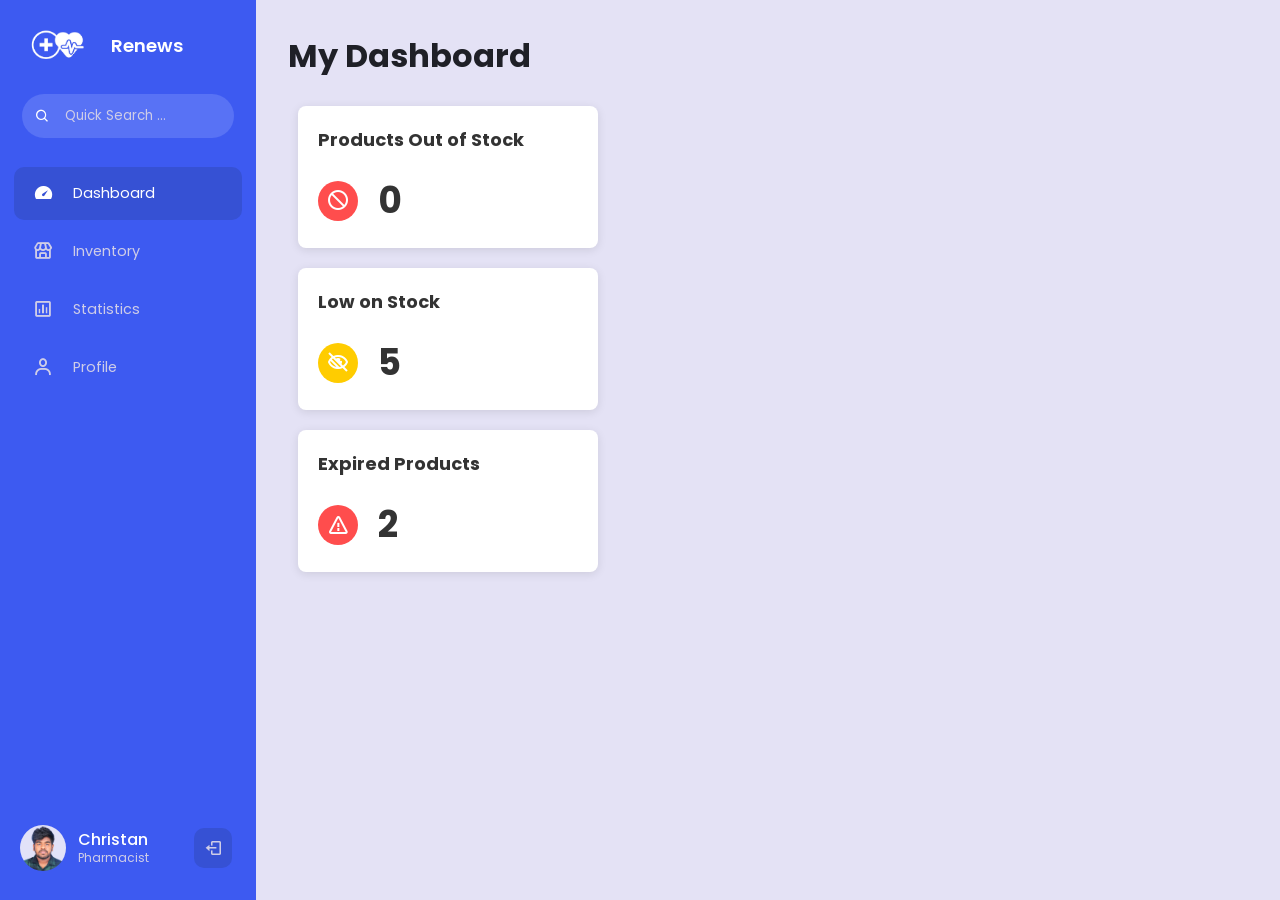
<file: Christan/index.html>
<!DOCTYPE html>
<html lang="en">
<head>
  <meta charset="UTF-8">
  <meta http-equiv="X-UA-Compatible" content="IE=edge">
  <meta name="viewport" content="width=device-width, initial-scale=1.0">
  <title>Dashboard</title>
  <link href='https://unpkg.com/boxicons@2.0.9/css/boxicons.min.css' rel='stylesheet'>
  <link rel="icon" type="image/x-icon" href="./img/favicon.png">
  <link rel="stylesheet" href="style.css">
</head>
<body>
  <nav>
    <div class="sidebar-top">
      <span class="shrink-btn">
        <i class='bx bx-chevron-left'></i>
      </span>
      <img src="./img/logo.png" class="logo" alt="">
      <h3 class="hide">Renews</h3>
    </div>

    <div class="search">
      <i class='bx bx-search'></i>
      <input type="text" class="hide" placeholder="Quick Search ...">
    </div>

    <div class="sidebar-links">
      <ul>
        <div class="active-tab"></div>
        <li class="tooltip-element" data-tooltip="0">
          <a href="#" class="active" data-active="0" data-content="dashboard">
            <div class="icon">
              <i class='bx bx-tachometer'></i>
              <i class='bx bxs-tachometer'></i>
            </div>
            <span class="link hide">Dashboard</span>
          </a>
        </li>
        <li class="tooltip-element" data-tooltip="1">
          <a href="#" data-active="1" data-content="inventory">
            <div class="icon">
              <i class='bx bx-store'></i>
              <i class='bx bx-store'></i>
            </div>
            <span class="link hide">Inventory</span>
          </a>
        </li>
        <li class="tooltip-element" data-tooltip="2">
          <a href="#" data-active="2" data-content="statistics">
            <div class="icon">
              <i class='bx bx-bar-chart-square'></i>
              <i class='bx bxs-bar-chart-square'></i>
            </div>
            <span class="link hide">Statistics</span>
          </a>
        </li>
        <li class="tooltip-element" data-tooltip="3">
          <a href="#" data-active="3" data-content="profile">
            <div class="icon">
              <i class='bx bx-user'></i>
              <i class='bx bx-user'></i>
            </div>
            <span class="link hide">Profile</span>
          </a>
        </li>
        <div class="tooltip">
          <span class="show">Dashboard</span>
          <span>Inventory</span>
          <span>Statistics</span>
          <span>Profile</span>
        </div>
      </ul>
    </div>

    <div class="sidebar-footer">
      <a href="#" class="account tooltip-element" data-tooltip="0">
        <i class='bx bx-user'></i>
      </a>
      <div class="admin-user tooltip-element" data-tooltip="1">
        <div class="admin-profile hide">
          <img src="./img/face-1.png" alt="">
          <div class="admin-info">
            <h3>Christan</h3>
            <h5>Pharmacist</h5>
          </div>
        </div>
        <a href="#" class="log-out">
          <i class='bx bx-log-out'></i>
        </a>
      </div>
      <div class="tooltip">
        <span class="show">Christan</span>
        <span>Logout</span>
      </div>
    </div>
  </nav>

  <main id="main-content">
    <h1>My Dashboard</h1>
    <div style="font-family: Arial, sans-serif; display: flex; justify-content: flex-start; align-items: center; margin: 0; background-color: #f0f0f0;"></div>
    <div style="background-color: white; border-radius: 8px; box-shadow: 0 2px 10px rgba(0,0,0,0.1); padding: 20px; width: 300px; margin: 10px;">
      <h2 style="margin-top: 0; color: #333; font-size: 18px;">Products Out of Stock</h2>
      <div style="display: flex; align-items: center; margin-top: 20px;">
        <div style="margin-right: 20px;">
          <div style="width: 40px; height: 40px; background-color: #ff4d4d; border-radius: 50%; display: flex; justify-content: center; align-items: center;">
            <i class='bx bx-block' style="color: white; font-size: 24px;"></i>
          </div>
        </div>
        <div style="font-size: 36px; font-weight: bold; color: #333;">0</div>
      </div>
    </div>
    
    <div style="background-color: white; border-radius: 8px; box-shadow: 0 2px 10px rgba(0,0,0,0.1); padding: 20px; width: 300px; margin: 10px;">
      <h2 style="margin-top: 0; color: #333; font-size: 18px;">Low on Stock</h2>
      <div style="display: flex; align-items: center; margin-top: 20px;">
        <div style="margin-right: 20px;">
          <div style="width: 40px; height: 40px; background-color: #ffcc00; border-radius: 50%; display: flex; justify-content: center; align-items: center;">
            <i class='bx bx-low-vision' style="color: white; font-size: 24px;"></i>
          </div>
        </div>
        <div style="font-size: 36px; font-weight: bold; color: #333;">5</div>
      </div>
    </div>
    
    <div style="background-color: white; border-radius: 8px; box-shadow: 0 2px 10px rgba(0,0,0,0.1); padding: 20px; width: 300px; margin: 10px;">
      <h2 style="margin-top: 0; color: #333; font-size: 18px;">Expired Products</h2>
      <div style="display: flex; align-items: center; margin-top: 20px;">
        <div style="margin-right: 20px;">
          <div style="width: 40px; height: 40px; background-color: #ff4d4d; border-radius: 50%; display: flex; justify-content: center; align-items: center;">
            <i class='bx bx-error' style="color: white; font-size: 24px;"></i>
          </div>
        </div>
        <div style="font-size: 36px; font-weight: bold; color: #333;">2</div>
      </div>
    </div>
  </main>

  <script src="app.js"></script>
</body>
</html>
</file>
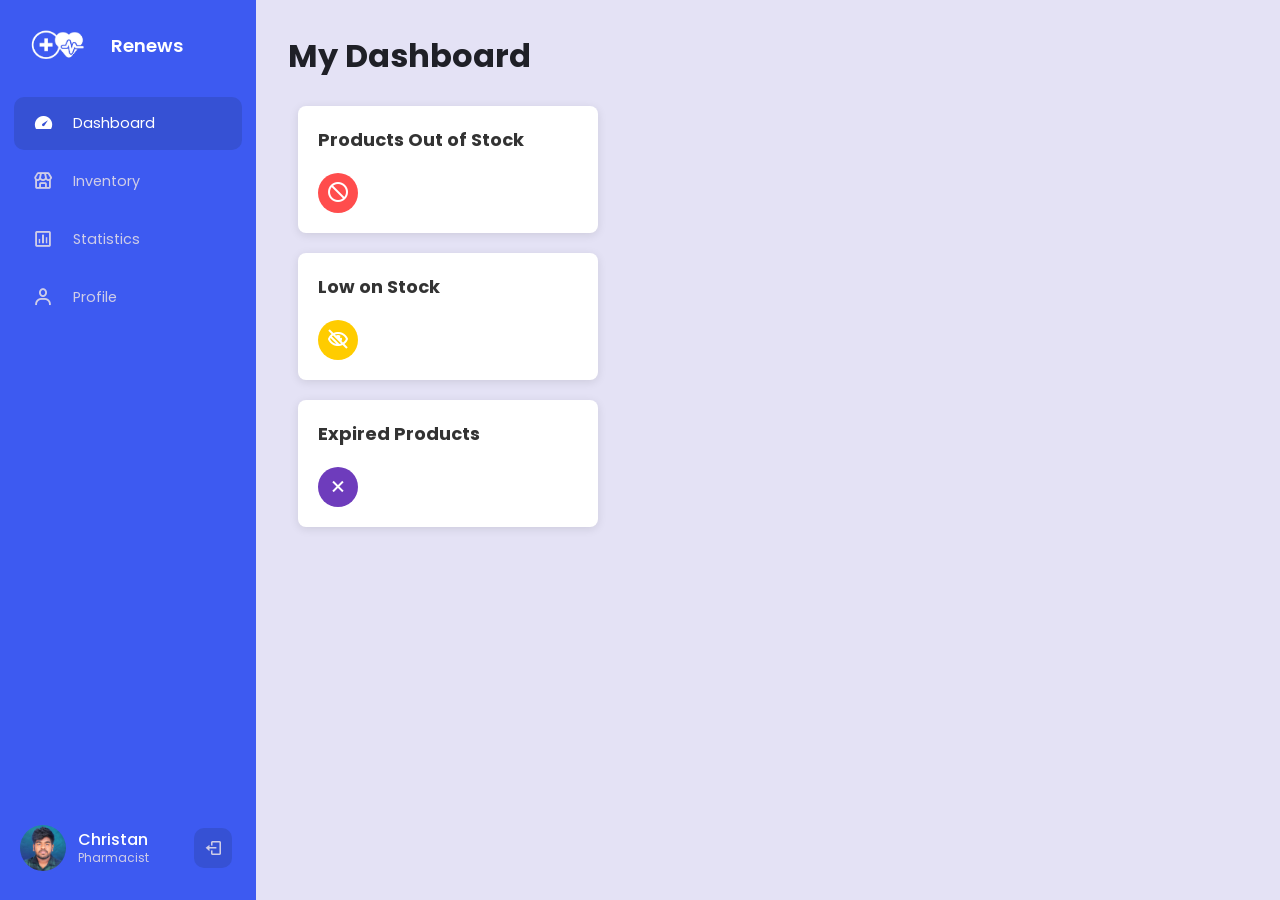
<file: Christan/frontend/index.html>
<!DOCTYPE html>
<html lang="en">
<head>
  <meta charset="UTF-8">
  <meta http-equiv="X-UA-Compatible" content="IE=edge">
  <meta name="viewport" content="width=device-width, initial-scale=1.0">
  <title>Renew</title>
  <link href='https://unpkg.com/boxicons@2.0.9/css/boxicons.min.css' rel='stylesheet'>
  <link rel="icon" type="image/x-icon" href="./img/logo.png">
  <link rel="stylesheet" href="style.css">
</head>
<body>
  <nav>
    <div class="sidebar-top">
      <span class="shrink-btn">
        <i class='bx bx-chevron-left'></i>
      </span>
      <img src="./img/logo.png" class="logo" alt="">
      <h3 class="hide">Renews</h3>
    </div>



    <div class="sidebar-links">
      <ul>
        <div class="active-tab"></div>
        <li class="tooltip-element" data-tooltip="0">
          <a href="#" class="active" data-active="0" data-content="dashboard">
            <div class="icon">
              <i class='bx bx-tachometer'></i>
              <i class='bx bxs-tachometer'></i>
            </div>
            <span class="link hide">Dashboard</span>
          </a>
        </li>
        <li class="tooltip-element" data-tooltip="1">
          <a href="#" data-active="1" data-content="inventory">
            <div class="icon">
              <i class='bx bx-store'></i>
              <i class='bx bx-store'></i>
            </div>
            <span class="link hide">Inventory</span>
          </a>
        </li>
        <li class="tooltip-element" data-tooltip="2">
          <a href="#" data-active="2" data-content="statistics">
            <div class="icon">
              <i class='bx bx-bar-chart-square'></i>
              <i class='bx bxs-bar-chart-square'></i>
            </div>
            <span class="link hide">Statistics</span>
          </a>
        </li>
        <li class="tooltip-element" data-tooltip="3">
          <a href="#" data-active="3" data-content="profile">
            <div class="icon">
              <i class='bx bx-user'></i>
              <i class='bx bx-user'></i>
            </div>
            <span class="link hide">Profile</span>
          </a>
        </li>
        <div class="tooltip">
          <span class="show">Dashboard</span>
          <span>Inventory</span>
          <span>Statistics</span>
          <span>Profile</span>
        </div>
      </ul>
    </div>

    <div class="sidebar-footer">
      <a href="#" class="account tooltip-element" data-tooltip="0">
        <i class='bx bx-user'></i>
      </a>
      <div class="admin-user tooltip-element" data-tooltip="1">
        <div class="admin-profile hide">
          <img src="./img/face-2.jpg" alt="">
          <div class="admin-info">
            <h3>Christan</h3>
            <h5>Pharmacist</h5>
          </div>
        </div>
        <a href="#" class="log-out">
          <i class='bx bx-log-out'></i>
        </a>
      </div>
      <div class="tooltip">
        <span class="show">Christan</span>
        <span>Logout</span>
      </div>
    </div>
  </nav>

  <main id="main-content">

  </main>

  <script src="app.js"></script>




</body>
</html>
</file>
<file: Christan/style.css>
@import url("https://fonts.googleapis.com/css2?family=Poppins:wght@200;300;400;500;600;700&display=swap");

*,
*::before,
*::after {
  padding: 0;
  margin: 0;
  box-sizing: border-box;
}

:root {
  --main-color: #3d5af1;
  --main-color-dark: #3651d4;
  --main-color-light: #5872f5;
  --text-color: #cfcde7;
}

body {
  font-family: "Poppins", sans-serif;
  overflow-x: hidden;
  background-color: #e4e2f5;
  min-height: 100vh;
  display: flex;
  position: relative;
}

a {
  text-decoration: none;
}

ul {
  list-style: none;
}

nav {
  position: sticky;
  top: 0;
  left: 0;
  height: 100vh;
  background-color: var(--main-color);
  width: 16rem;
  padding: 1.8rem 0.85rem;
  color: #fff;
  display: flex;
  flex-direction: column;
  transition: width 0.5s ease-in-out;
}

nav::before {
  content: "";
  position: absolute;
  width: 2rem;
  height: 100%;
  top: 0;
  left: 100%;
}

main {
  flex: 1;
  padding: 2rem;
  color: #1f2027;
  display: flex;
  flex-direction: column;
}

main h1 {
  margin-bottom: 1rem;
}

main .copyright {
  margin-top: auto;
  font-size: 0.9rem;
}

main .copyright span {
  color: var(--main-color);
  font-weight: 500;
  cursor: pointer;
}

.sidebar-top {
  position: relative;
  display: flex;
  align-items: center;
}

.sidebar-top .logo {
  width: 4rem;
  margin: 0 0.8rem;
}

.sidebar-top h3 {
  padding-left: 0.5rem;
  font-weight: 600;
  font-size: 1.15rem;
}

.shrink-btn {
  position: absolute;
  top: 50%;
  height: 27px;
  padding: 0 0.3rem;
  background-color: var(--main-color);
  border-radius: 6px;
  cursor: pointer;
  box-shadow: 0 3px 10px -3px rgba(70, 46, 118, 0.3);
  right: -2.65rem;
  transform: translateY(-50%) translateX(-8px);
  opacity: 0;
  pointer-events: none;
  transition: 0.3s;
}

.shrink-btn i {
  line-height: 27px;
  transition: 0.3s;
}

.shrink-btn:hover {
  background-color: var(--main-color-dark);
}

nav:hover .shrink-btn,
.shrink-btn.hovered {
  transform: translateY(-50%) translateX(0px);
  opacity: 1;
  pointer-events: all;
}

.search {
  min-height: 2.7rem;
  background-color: var(--main-color-light);
  margin: 2rem 0.5rem 1.7rem;
  display: grid;
  grid-template-columns: 2.7rem 1fr;
  align-items: center;
  text-align: center;
  border-radius: 50px;
  cursor: pointer;
}

.search input {
  height: 100%;
  border: none;
  background: none;
  outline: none;
  color: #fff;
  caret-color: #fff;
  font-family: inherit;
}

.search input::placeholder {
  color: var(--text-color);
}

.sidebar-links ul {
  position: relative;
}

.sidebar-links li {
  position: relative;
  padding: 2.5px 0;
}

.sidebar-links a {
  color: var(--text-color);
  font-weight: 400;
  font-size: 0.9rem;
  display: flex;
  align-items: center;
  height: 53px;
}

.icon {
  font-size: 1.3rem;
  text-align: center;
  min-width: 3.7rem;
  display: grid;
  grid-template-columns: 1fr;
  grid-template-rows: 1fr;
}

.icon i {
  grid-column: 1 / 2;
  grid-row: 1 / 2;
  transition: 0.3s;
}

.icon i:last-child {
  opacity: 0;
  color: #fff;
}

.sidebar-links a.active,
.sidebar-links a:hover {
  color: #fff;
}

.sidebar-links a .link {
  transition: opacity 0.3s 0.2s, color 0.3s;
}

.sidebar-links a.active i:first-child {
  opacity: 0;
}

.sidebar-links a.active i:last-child {
  opacity: 1;
}

.active-tab {
  width: 100%;
  height: 53px;
  background-color: var(--main-color-dark);
  border-radius: 10px;
  position: absolute;
  top: 2.5px;
  left: 0;
  transition: top 0.3s;
}

.sidebar-links h4 {
  position: relative;
  font-size: 0.8rem;
  text-transform: uppercase;
  font-weight: 600;
  padding: 0 0.8rem;
  color: var(--text-color);
  letter-spacing: 0.5px;
  height: 45px;
  line-height: 45px;
  transition: opacity 0.3s 0.2s, height 0.5s 0s;
}

.sidebar-footer {
  position: relative;
  margin-top: auto;
}

.account {
  display: flex;
  align-items: center;
  justify-content: center;
  font-size: 1.3rem;
  color: var(--text-color);
  height: 53px;
  width: 3.7rem;
  opacity: 0;
  pointer-events: none;
  transition: opacity 0.3s 0s, color 0.3s 0s;
}

.account:hover {
  color: #fff;
}

.admin-user {
  display: flex;
  align-items: center;
}

.admin-profile {
  white-space: nowrap;
  max-width: 100%;
  transition: opacity 0.3s 0.2s, max-width 0.7s 0s ease-in-out;
  display: flex;
  align-items: center;
  flex: 1;
  overflow: hidden;
}

.admin-user img {
  width: 2.9rem;
  border-radius: 50%;
  margin: 0 0.4rem;
}

.admin-info {
  padding-left: 0.3rem;
}

.admin-info h3 {
  font-weight: 500;
  font-size: 1rem;
  line-height: 1;
}

.admin-info h5 {
  font-weight: 400;
  font-size: 0.75rem;
  color: var(--text-color);
  margin-top: 0.3rem;
  line-height: 1;
}

.log-out {
  display: flex;
  height: 40px;
  min-width: 2.4rem;
  background-color: var(--main-color-dark);
  color: var(--text-color);
  align-items: center;
  justify-content: center;
  font-size: 1.15rem;
  border-radius: 10px;
  margin: 0 0.65rem;
  transition: color 0.3s;
}

.log-out:hover {
  color: #fff;
}

.tooltip {
  background-color: var(--main-color);
  position: absolute;
  right: -1.2rem;
  top: 0;
  transform: translateX(100%) translateY(-50%);
  padding: 0 0.8rem;
  font-size: 0.85rem;
  display: none;
  grid-template-rows: 1fr;
  grid-template-columns: 1fr;
  height: 30px;
  align-items: center;
  border-radius: 7px;
  box-shadow: 0 3px 10px -3px rgba(70, 46, 118, 0.3);
  opacity: 0;
  pointer-events: none;
  transition: all 0.3s;
  text-align: center;
  white-space: nowrap;
}

.tooltip span {
  grid-column: 1 / 2;
  grid-row: 1 / 2;
  opacity: 0;
  transition: 0.3s;
}

.tooltip span.show {
  opacity: 1;
}

.tooltip-element:hover ~ .tooltip {
  opacity: 1;
  pointer-events: all;
}

/* When the menu shrinks */

.hide {
  transition: opacity 0.3s 0.2s;
}

body.shrink nav {
  width: 5.4rem;
}

body.shrink .hide {
  opacity: 0;
  pointer-events: none;
  transition-delay: 0s;
}

body.shrink .shrink-btn i {
  transform: rotate(-180deg);
}

body.shrink .sidebar-links h4 {
  height: 10px;
}

body.shrink .account {
  opacity: 1;
  pointer-events: all;
  transition: opacity 0.3s 0.3s, color 0.3s 0s;
}

body.shrink .admin-profile {
  max-width: 0;
  transition: opacity 0.3s 0s, max-width 0.7s 0s ease-in-out;
}

body.shrink .tooltip {
  display: grid;
}
</file>
<file: Christan/frontend/style.css>
@import url("https://fonts.googleapis.com/css2?family=Poppins:wght@200;300;400;500;600;700&display=swap");

*,
*::before,
*::after {
  padding: 0;
  margin: 0;
  box-sizing: border-box;
}

:root {
  --main-color: #3d5af1;
  --main-color-dark: #3651d4;
  --main-color-light: #5872f5;
  --text-color: #cfcde7;
}

body {
  font-family: "Poppins", sans-serif;
  overflow-x: hidden;
  background-color: #e4e2f5;
  min-height: 100vh;
  display: flex;
  position: relative;
}

a {
  text-decoration: none;
}

ul {
  list-style: none;
}

nav {
  position: sticky;
  top: 0;
  left: 0;
  height: 100vh;
  background-color: var(--main-color);
  width: 16rem;
  padding: 1.8rem 0.85rem;
  color: #fff;
  display: flex;
  flex-direction: column;
  transition: width 0.5s ease-in-out;
}

nav::before {
  content: "";
  position: absolute;
  width: 2rem;
  height: 100%;
  top: 0;
  left: 100%;
}

main {
  flex: 1;
  padding: 2rem;
  color: #1f2027;
  display: flex;
  flex-direction: column;
}

main h1 {
  margin-bottom: 1rem;
}

main .copyright {
  margin-top: auto;
  font-size: 0.9rem;
}

main .copyright span {
  color: var(--main-color);
  font-weight: 500;
  cursor: pointer;
}

.sidebar-top {
  position: relative;
  display: flex;
  align-items: center;
  margin-bottom: 2rem;
}

.sidebar-top .logo {
  width: 4rem;
  margin: 0 0.8rem;
}

.sidebar-top h3 {
  padding-left: 0.5rem;
  font-weight: 600;
  font-size: 1.15rem;
}

.shrink-btn {
  position: absolute;
  top: 50%;
  height: 27px;
  padding: 0 0.3rem;
  background-color: var(--main-color);
  border-radius: 6px;
  cursor: pointer;
  box-shadow: 0 3px 10px -3px rgba(70, 46, 118, 0.3);
  right: -2.65rem;
  transform: translateY(-50%) translateX(-8px);
  opacity: 0;
  pointer-events: none;
  transition: 0.3s;
}

.shrink-btn i {
  line-height: 27px;
  transition: 0.3s;
}

.shrink-btn:hover {
  background-color: var(--main-color-dark);
}

nav:hover .shrink-btn,
.shrink-btn.hovered {
  transform: translateY(-50%) translateX(0px);
  opacity: 1;
  pointer-events: all;
}

.search {
  min-height: 2.7rem;
  background-color: var(--main-color-light);
  margin: 2rem 0.5rem 1.7rem;
  display: grid;
  grid-template-columns: 2.7rem 1fr;
  align-items: center;
  text-align: center;
  border-radius: 50px;
  cursor: pointer;
}

.search input {
  height: 100%;
  border: none;
  background: none;
  outline: none;
  color: #fff;
  caret-color: #fff;
  font-family: inherit;
}

.search input::placeholder {
  color: var(--text-color);
}

.sidebar-links ul {
  position: relative;
}

.sidebar-links li {
  position: relative;
  padding: 2.5px 0;
}

.sidebar-links a {
  color: var(--text-color);
  font-weight: 400;
  font-size: 0.9rem;
  display: flex;
  align-items: center;
  height: 53px;
}

.icon {
  font-size: 1.3rem;
  text-align: center;
  min-width: 3.7rem;
  display: grid;
  grid-template-columns: 1fr;
  grid-template-rows: 1fr;
}

.icon i {
  grid-column: 1 / 2;
  grid-row: 1 / 2;
  transition: 0.3s;
}

.icon i:last-child {
  opacity: 0;
  color: #fff;
}

.sidebar-links a.active,
.sidebar-links a:hover {
  color: #fff;
}

.sidebar-links a .link {
  transition: opacity 0.3s 0.2s, color 0.3s;
}

.sidebar-links a.active i:first-child {
  opacity: 0;
}

.sidebar-links a.active i:last-child {
  opacity: 1;
}

.active-tab {
  width: 100%;
  height: 53px;
  background-color: var(--main-color-dark);
  border-radius: 10px;
  position: absolute;
  top: 2.5px;
  left: 0;
  transition: top 0.3s;
}

.sidebar-links h4 {
  position: relative;
  font-size: 0.8rem;
  text-transform: uppercase;
  font-weight: 600;
  padding: 0 0.8rem;
  color: var(--text-color);
  letter-spacing: 0.5px;
  height: 45px;
  line-height: 45px;
  transition: opacity 0.3s 0.2s, height 0.5s 0s;
}

.sidebar-footer {
  position: relative;
  margin-top: auto;
}

.account {
  display: flex;
  align-items: center;
  justify-content: center;
  font-size: 1.3rem;
  color: var(--text-color);
  height: 53px;
  width: 3.7rem;
  opacity: 0;
  pointer-events: none;
  transition: opacity 0.3s 0s, color 0.3s 0s;
}

.account:hover {
  color: #fff;
}

.admin-user {
  display: flex;
  align-items: center;
}

.admin-profile {
  white-space: nowrap;
  max-width: 100%;
  transition: opacity 0.3s 0.2s, max-width 0.7s 0s ease-in-out;
  display: flex;
  align-items: center;
  flex: 1;
  overflow: hidden;
}

.admin-user img {
  width: 2.9rem;
  border-radius: 50%;
  margin: 0 0.4rem;
}

.admin-info {
  padding-left: 0.3rem;
}

.admin-info h3 {
  font-weight: 500;
  font-size: 1rem;
  line-height: 1;
}

.admin-info h5 {
  font-weight: 400;
  font-size: 0.75rem;
  color: var(--text-color);
  margin-top: 0.3rem;
  line-height: 1;
}

.log-out {
  display: flex;
  height: 40px;
  min-width: 2.4rem;
  background-color: var(--main-color-dark);
  color: var(--text-color);
  align-items: center;
  justify-content: center;
  font-size: 1.15rem;
  border-radius: 10px;
  margin: 0 0.65rem;
  transition: color 0.3s;
}

.log-out:hover {
  color: #fff;
}

.tooltip {
  background-color: var(--main-color);
  position: absolute;
  right: -1.2rem;
  top: 0;
  transform: translateX(100%) translateY(-50%);
  padding: 0 0.8rem;
  font-size: 0.85rem;
  display: none;
  grid-template-rows: 1fr;
  grid-template-columns: 1fr;
  height: 30px;
  align-items: center;
  border-radius: 7px;
  box-shadow: 0 3px 10px -3px rgba(70, 46, 118, 0.3);
  opacity: 0;
  pointer-events: none;
  transition: all 0.3s;
  text-align: center;
  white-space: nowrap;
}

.tooltip span {
  grid-column: 1 / 2;
  grid-row: 1 / 2;
  opacity: 0;
  transition: 0.3s;
}

.tooltip span.show {
  opacity: 1;
}

.tooltip-element:hover ~ .tooltip {
  opacity: 1;
  pointer-events: all;
}

/* When the menu shrinks */

.hide {
  transition: opacity 0.3s 0.2s;
}

body.shrink nav {
  width: 5.4rem;
}

body.shrink .hide {
  opacity: 0;
  pointer-events: none;
  transition-delay: 0s;
}

body.shrink .shrink-btn i {
  transform: rotate(-180deg);
}

body.shrink .sidebar-links h4 {
  height: 10px;
}

body.shrink .account {
  opacity: 1;
  pointer-events: all;
  transition: opacity 0.3s 0.3s, color 0.3s 0s;
}

body.shrink .admin-profile {
  max-width: 0;
  transition: opacity 0.3s 0s, max-width 0.7s 0s ease-in-out;
}

body.shrink .tooltip {
  display: grid;
}
</file>
